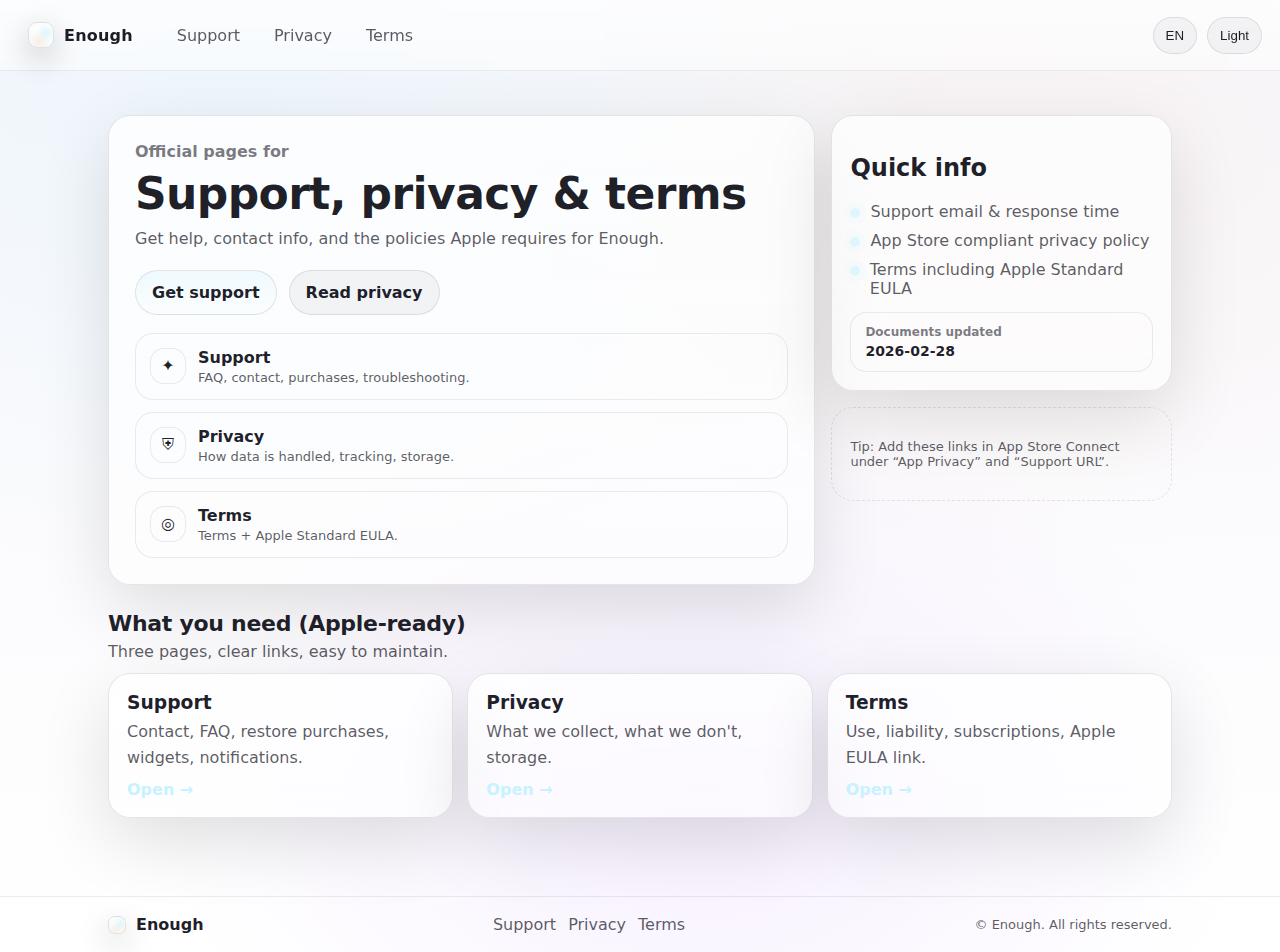
<file: index.html>
<!doctype html>
<html lang="sv" data-theme="dark">
<head>
  <meta charset="utf-8" />
  <meta name="viewport" content="width=device-width,initial-scale=1" />
  <title>Enough — Support, Privacy & Terms</title>
  <meta name="description" content="Enough: Support, integritetspolicy och villkor. Kontakta oss, få hjälp och läs hur vi hanterar data." />
  <meta name="theme-color" content="#0b0b10" />

  <!-- Open Graph -->
  <meta property="og:title" content="Enough — Support, Privacy & Terms" />
  <meta property="og:description" content="Support, integritetspolicy och villkor för Enough." />
  <meta property="og:type" content="website" />
  <meta property="og:image" content="assets/og-image.svg" />

  <link rel="icon" href="assets/favicon.svg" type="image/svg+xml" />
  <link rel="stylesheet" href="assets/styles.css" />
  <script defer src="assets/app.js"></script>
</head>

<body>
  <header class="topbar">
    <a class="brand" href="index.html" aria-label="Enough home">
      <span class="brandMark"></span>
      <span class="brandText">Enough</span>
    </a>

    <nav class="nav">
      <a class="navLink" href="support.html" data-i18n="nav_support">Support</a>
      <a class="navLink" href="privacy.html" data-i18n="nav_privacy">Integritet</a>
      <a class="navLink" href="terms.html" data-i18n="nav_terms">Villkor</a>
    </nav>

    <div class="actions">
      <button class="chip" type="button" data-action="toggle-lang" aria-label="Change language">
        <span data-i18n="lang_label">SV</span>
      </button>
      <button class="chip" type="button" data-action="toggle-theme" aria-label="Toggle theme">
        <span data-i18n="theme_label">Mörkt</span>
      </button>
    </div>
  </header>

  <main class="container">
    <section class="hero">
      <div class="heroCard glass">
        <p class="kicker" data-i18n="home_kicker">Officiell sida för</p>
        <h1 data-i18n="home_title">Support, integritet & villkor</h1>
        <p class="lead" data-i18n="home_lead">
          Här hittar du hjälp, kontakt och policys som Apple kräver för appen Enough.
        </p>

        <div class="ctaRow">
          <a class="btn primary" href="support.html" data-i18n="home_cta_primary">Få support</a>
          <a class="btn secondary" href="privacy.html" data-i18n="home_cta_secondary">Läs integritet</a>
        </div>

        <div class="quickLinks">
          <a class="cardLink" href="support.html">
            <div class="cardIcon">✦</div>
            <div>
              <div class="cardTitle" data-i18n="home_card_support_title">Support</div>
              <div class="cardDesc" data-i18n="home_card_support_desc">Vanliga frågor, kontakt, återställning.</div>
            </div>
          </a>

          <a class="cardLink" href="privacy.html">
            <div class="cardIcon">⛨</div>
            <div>
              <div class="cardTitle" data-i18n="home_card_privacy_title">Integritet</div>
              <div class="cardDesc" data-i18n="home_card_privacy_desc">Hur data hanteras, spårning, lagring.</div>
            </div>
          </a>

          <a class="cardLink" href="terms.html">
            <div class="cardIcon">◎</div>
            <div>
              <div class="cardTitle" data-i18n="home_card_terms_title">Villkor</div>
              <div class="cardDesc" data-i18n="home_card_terms_desc">Användarvillkor + Apple Standard EULA.</div>
            </div>
          </a>
        </div>
      </div>

      <div class="heroAside">
        <div class="asideCard glass">
          <h2 data-i18n="home_aside_title">Snabb info</h2>
          <ul class="bullets">
            <li><span class="dot"></span><span data-i18n="home_aside_point1">Supportmail & svarstid</span></li>
            <li><span class="dot"></span><span data-i18n="home_aside_point2">Integritetspolicy enligt App Store-krav</span></li>
            <li><span class="dot"></span><span data-i18n="home_aside_point3">Villkor inklusive Apple Standard EULA</span></li>
          </ul>

          <div class="mini">
            <div class="miniLabel" data-i18n="home_aside_version_label">Dokument uppdaterade</div>
            <div class="miniValue" id="docDate">2026-02-28</div>
          </div>
        </div>

        <div class="asideCard subtle">
          <p class="small" data-i18n="home_aside_note">
            Tips: Lägg dessa länkar i App Store Connect under “App Privacy” och “Support URL”.
          </p>
        </div>
      </div>
    </section>

    <section class="section">
      <div class="sectionHead">
        <h2 data-i18n="home_section_title">Det du behöver (Apple-klart)</h2>
        <p data-i18n="home_section_lead">Tre sidor, tydliga länkar, enkel att hålla uppdaterad.</p>
      </div>

      <div class="grid3">
        <div class="tile glass">
          <h3 data-i18n="home_tile1_title">Support</h3>
          <p data-i18n="home_tile1_body">Kontakt, FAQ, återställning av köp, widgets, notiser.</p>
          <a class="inlineLink" href="support.html" data-i18n="home_tile_link">Öppna →</a>
        </div>
        <div class="tile glass">
          <h3 data-i18n="home_tile2_title">Integritet</h3>
          <p data-i18n="home_tile2_body">Vad som samlas in, vad som inte samlas in, lagring.</p>
          <a class="inlineLink" href="privacy.html" data-i18n="home_tile_link">Öppna →</a>
        </div>
        <div class="tile glass">
          <h3 data-i18n="home_tile3_title">Villkor</h3>
          <p data-i18n="home_tile3_body">Användning, ansvar, abonnemang, Apple EULA-länk.</p>
          <a class="inlineLink" href="terms.html" data-i18n="home_tile_link">Öppna →</a>
        </div>
      </div>
    </section>
  </main>

  <footer class="footer">
    <div class="footerInner">
      <div class="footerBrand">
        <span class="brandMark small"></span>
        <span>Enough</span>
      </div>

      <div class="footerLinks">
        <a href="support.html" data-i18n="nav_support">Support</a>
        <a href="privacy.html" data-i18n="nav_privacy">Integritet</a>
        <a href="terms.html" data-i18n="nav_terms">Villkor</a>
      </div>

      <div class="footerMeta">
        <span class="muted" data-i18n="footer_note">© Enough. Alla rättigheter förbehållna.</span>
      </div>
    </div>
  </footer>
</body>
</html>
</file>
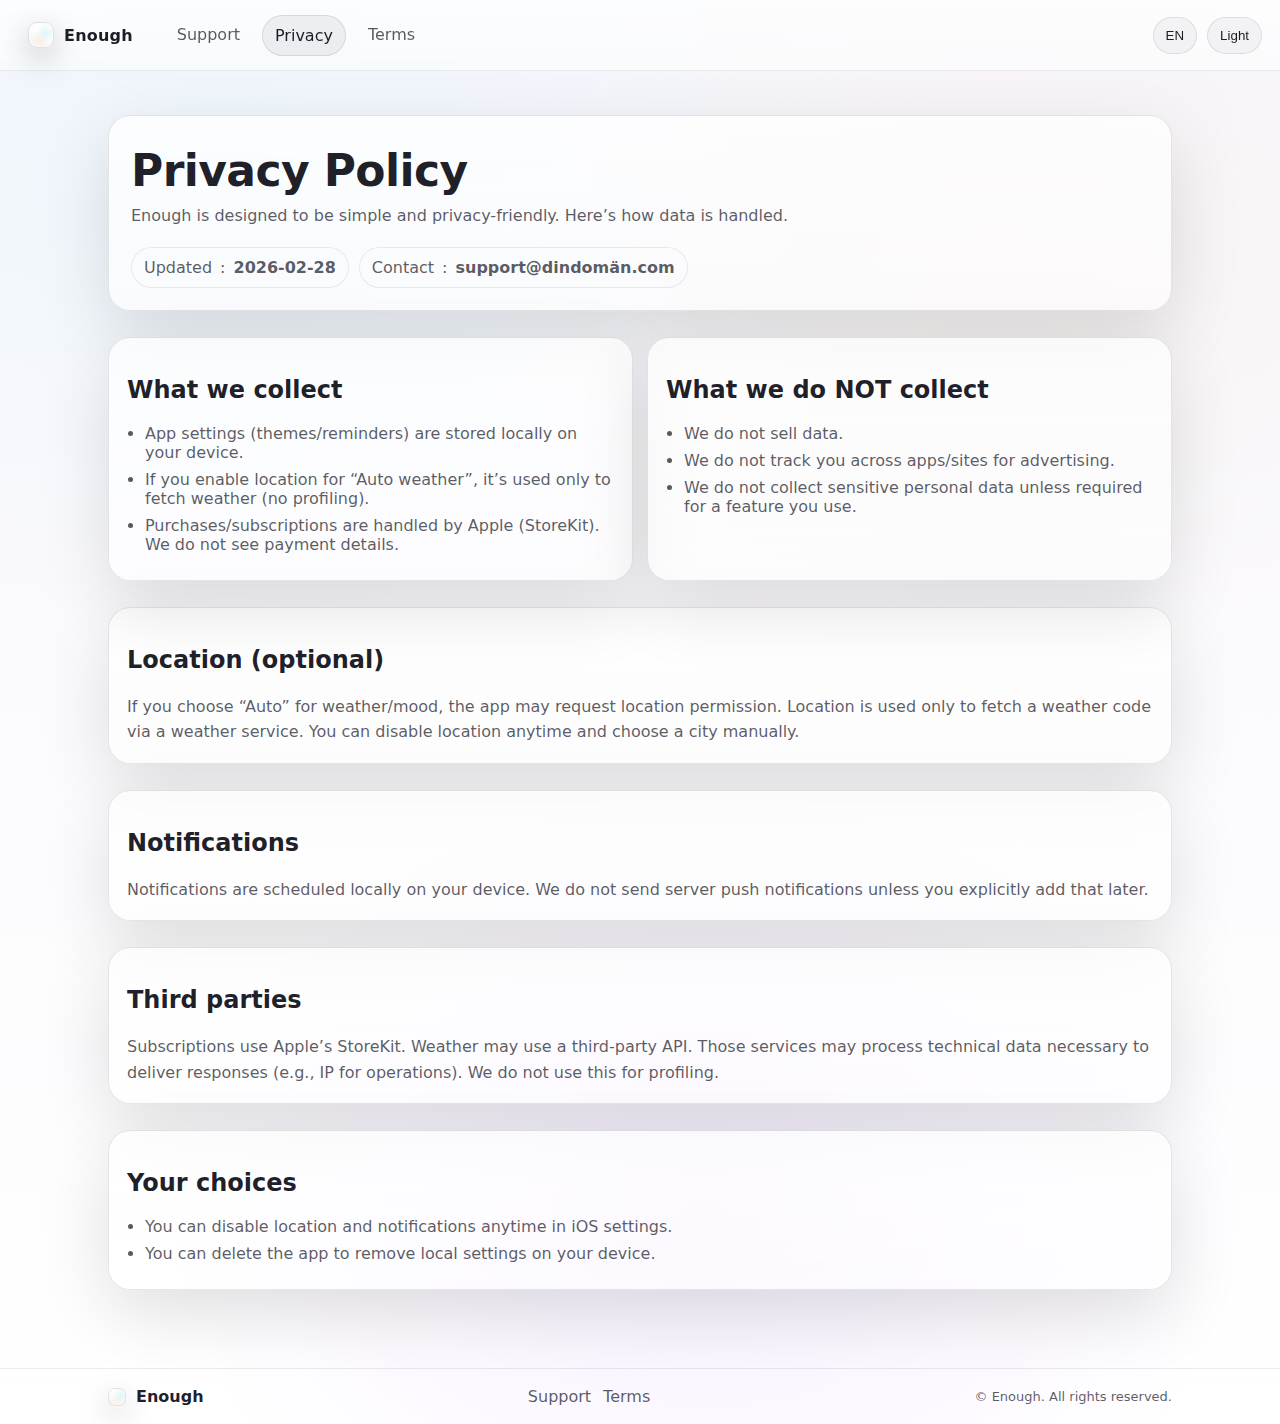
<file: privacy.html>
<!doctype html>
<html lang="sv" data-theme="dark">
<head>
  <meta charset="utf-8" />
  <meta name="viewport" content="width=device-width,initial-scale=1" />
  <title>Enough — Integritet</title>
  <meta name="description" content="Integritetspolicy för Enough. Hur vi hanterar data, notiser, plats och abonnemang." />
  <link rel="icon" href="assets/favicon.svg" type="image/svg+xml" />
  <link rel="stylesheet" href="assets/styles.css" />
  <script defer src="assets/app.js"></script>
</head>
<body>
  <header class="topbar">
    <a class="brand" href="index.html"><span class="brandMark"></span><span class="brandText">Enough</span></a>
    <nav class="nav">
      <a class="navLink" href="support.html" data-i18n="nav_support">Support</a>
      <a class="navLink active" href="privacy.html" data-i18n="nav_privacy">Integritet</a>
      <a class="navLink" href="terms.html" data-i18n="nav_terms">Villkor</a>
    </nav>
    <div class="actions">
      <button class="chip" type="button" data-action="toggle-lang"><span data-i18n="lang_label">SV</span></button>
      <button class="chip" type="button" data-action="toggle-theme"><span data-i18n="theme_label">Mörkt</span></button>
    </div>
  </header>

  <main class="container">
    <section class="pageHead glass">
      <h1 data-i18n="privacy_title">Integritetspolicy</h1>
      <p class="lead" data-i18n="privacy_lead">
        Enough är byggd för att vara enkel och integritetsvänlig. Här förklarar vi hur data hanteras.
      </p>
      <div class="metaRow">
        <span class="pill"><span data-i18n="doc_updated">Uppdaterad</span>: <strong>2026-02-28</strong></span>
        <span class="pill"><span data-i18n="doc_contact">Kontakt</span>: <strong>support@dindomän.com</strong></span>
      </div>
    </section>

    <section class="section">
      <div class="grid2">
        <div class="tile glass">
          <h2 data-i18n="privacy_collect_title">Vad vi samlar in</h2>
          <ul class="list">
            <li data-i18n="privacy_collect_1">App-inställningar (t.ex. valda teman/påminnelser) lagras lokalt på enheten.</li>
            <li data-i18n="privacy_collect_2">Om du aktiverar plats för “Auto-väder”, används plats endast för att hämta väder (ingen profilering).</li>
            <li data-i18n="privacy_collect_3">Köp/abonnemang hanteras av Apple (StoreKit). Vi ser inte dina betalningsuppgifter.</li>
          </ul>
        </div>

        <div class="tile glass">
          <h2 data-i18n="privacy_not_collect_title">Vad vi INTE samlar in</h2>
          <ul class="list">
            <li data-i18n="privacy_not_collect_1">Vi säljer inte data.</li>
            <li data-i18n="privacy_not_collect_2">Vi spårar inte dig över appar/webbplatser för annonsering.</li>
            <li data-i18n="privacy_not_collect_3">Vi samlar inte in känsliga personuppgifter för funktionalitet som inte kräver det.</li>
          </ul>
        </div>
      </div>
    </section>

    <section class="section">
      <div class="tile glass">
        <h2 data-i18n="privacy_location_title">Plats (valfritt)</h2>
        <p data-i18n="privacy_location_body">
          Om du väljer “Auto” för väder/mood kan appen begära platsåtkomst. Platsen används endast för att hämta aktuell väderkod
          via en vädertjänst. Du kan när som helst stänga av plats i iOS-inställningar och välja en stad manuellt.
        </p>
      </div>
    </section>

    <section class="section">
      <div class="tile glass">
        <h2 data-i18n="privacy_notifications_title">Notiser</h2>
        <p data-i18n="privacy_notifications_body">
          Notiser schemaläggs lokalt på din enhet. Vi skickar inte push-notiser från server om du inte uttryckligen bygger in det senare.
        </p>
      </div>
    </section>

    <section class="section">
      <div class="tile glass">
        <h2 data-i18n="privacy_third_party_title">Tredje parter</h2>
        <p data-i18n="privacy_third_party_body">
          För abonnemang används Apples StoreKit. För väder kan en extern väder-API användas. Dessa tjänster kan behandla tekniska data
          som krävs för att leverera svaret (t.ex. IP-adress enligt deras drift). Vi använder inte detta för profilering.
        </p>
      </div>
    </section>

    <section class="section">
      <div class="tile glass">
        <h2 data-i18n="privacy_rights_title">Dina val</h2>
        <ul class="list">
          <li data-i18n="privacy_rights_1">Du kan stänga av plats och notiser när som helst i iOS-inställningar.</li>
          <li data-i18n="privacy_rights_2">Du kan ta bort appen för att radera lokala inställningar på enheten.</li>
        </ul>
      </div>
    </section>
  </main>

  <footer class="footer">
    <div class="footerInner">
      <div class="footerBrand"><span class="brandMark small"></span><span>Enough</span></div>
      <div class="footerLinks">
        <a href="support.html" data-i18n="nav_support">Support</a>
        <a href="terms.html" data-i18n="nav_terms">Villkor</a>
      </div>
      <div class="footerMeta"><span class="muted" data-i18n="footer_note">© Enough. Alla rättigheter förbehållna.</span></div>
    </div>
  </footer>
</body>
</html>
</file>
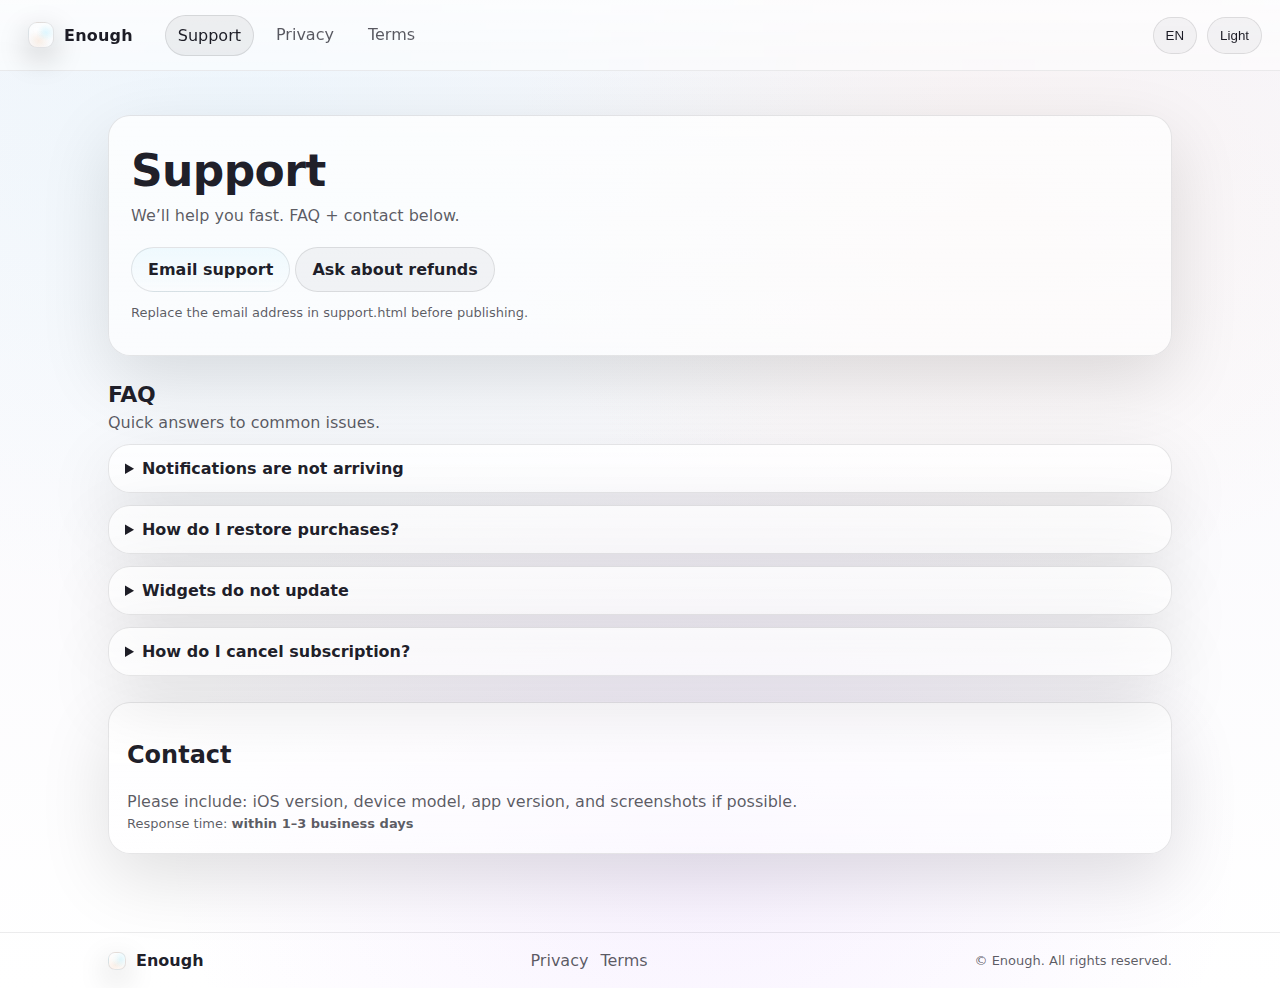
<file: support.html>
<!doctype html>
<html lang="sv" data-theme="dark">
<head>
  <meta charset="utf-8" />
  <meta name="viewport" content="width=device-width,initial-scale=1" />
  <title>Enough — Support</title>
  <meta name="description" content="Support för Enough. Kontakta oss, FAQ och hjälp för notiser, widgets och premium." />
  <link rel="icon" href="assets/favicon.svg" type="image/svg+xml" />
  <link rel="stylesheet" href="assets/styles.css" />
  <script defer src="assets/app.js"></script>
</head>
<body>
  <header class="topbar">
    <a class="brand" href="index.html"><span class="brandMark"></span><span class="brandText">Enough</span></a>
    <nav class="nav">
      <a class="navLink active" href="support.html" data-i18n="nav_support">Support</a>
      <a class="navLink" href="privacy.html" data-i18n="nav_privacy">Integritet</a>
      <a class="navLink" href="terms.html" data-i18n="nav_terms">Villkor</a>
    </nav>
    <div class="actions">
      <button class="chip" type="button" data-action="toggle-lang"><span data-i18n="lang_label">SV</span></button>
      <button class="chip" type="button" data-action="toggle-theme"><span data-i18n="theme_label">Mörkt</span></button>
    </div>
  </header>

  <main class="container">
    <section class="pageHead glass">
      <h1 data-i18n="support_title">Support</h1>
      <p class="lead" data-i18n="support_lead">Vi hjälper dig snabbt. Här finns FAQ + kontakt.</p>

      <div class="contactRow">
        <a class="btn primary" href="mailto:support@dindomän.com?subject=Enough%20Support" data-i18n="support_cta_email">
          Mejla support
        </a>
        <a class="btn secondary" href="mailto:support@dindomän.com?subject=Refund%20Request%20(Enough)" data-i18n="support_cta_refund">
          Fråga om återbetalning
        </a>
      </div>

      <p class="small muted" data-i18n="support_email_note">
        Byt e-postadressen i filen support.html innan du publicerar.
      </p>
    </section>

    <section class="section">
      <div class="sectionHead">
        <h2 data-i18n="support_faq_title">Vanliga frågor</h2>
        <p data-i18n="support_faq_lead">Snabba svar på det vanligaste.</p>
      </div>

      <div class="accordion">
        <details class="glass">
          <summary data-i18n="support_q1">Notiser kommer inte</summary>
          <div class="answer" data-i18n="support_a1">
            Kontrollera i iOS-inställningar att notiser är aktiverade för Enough. Öppna appen och välj tider i Påminnelser.
          </div>
        </details>

        <details class="glass">
          <summary data-i18n="support_q2">Hur återställer jag köp?</summary>
          <div class="answer" data-i18n="support_a2">
            På paywall-sidan: tryck “Återställ”. Du måste vara inloggad med samma Apple-ID som köpet gjordes med.
          </div>
        </details>

        <details class="glass">
          <summary data-i18n="support_q3">Widgets uppdateras inte</summary>
          <div class="answer" data-i18n="support_a3">
            Prova att öppna appen en gång, byt affirmation och vänta någon minut. Du kan även ta bort och lägga till widgeten igen.
          </div>
        </details>

        <details class="glass">
          <summary data-i18n="support_q4">Hur säger jag upp abonnemang?</summary>
          <div class="answer" data-i18n="support_a4">
            Abonnemang hanteras via Apple. Gå till Inställningar → Apple-ID → Abonnemang och välj Enough.
          </div>
        </details>
      </div>
    </section>

    <section class="section">
      <div class="tile glass">
        <h2 data-i18n="support_contact_title">Kontakt</h2>
        <p data-i18n="support_contact_body">
          Skicka gärna med: iOS-version, modell, appversion och en skärmbild om det går.
        </p>
        <p class="muted small">
          <span data-i18n="support_contact_sla">Svarstid:</span>
          <strong data-i18n="support_contact_sla_value">inom 1–3 arbetsdagar</strong>
        </p>
      </div>
    </section>
  </main>

  <footer class="footer">
    <div class="footerInner">
      <div class="footerBrand"><span class="brandMark small"></span><span>Enough</span></div>
      <div class="footerLinks">
        <a href="privacy.html" data-i18n="nav_privacy">Integritet</a>
        <a href="terms.html" data-i18n="nav_terms">Villkor</a>
      </div>
      <div class="footerMeta"><span class="muted" data-i18n="footer_note">© Enough. Alla rättigheter förbehållna.</span></div>
    </div>
  </footer>
</body>
</html>
</file>
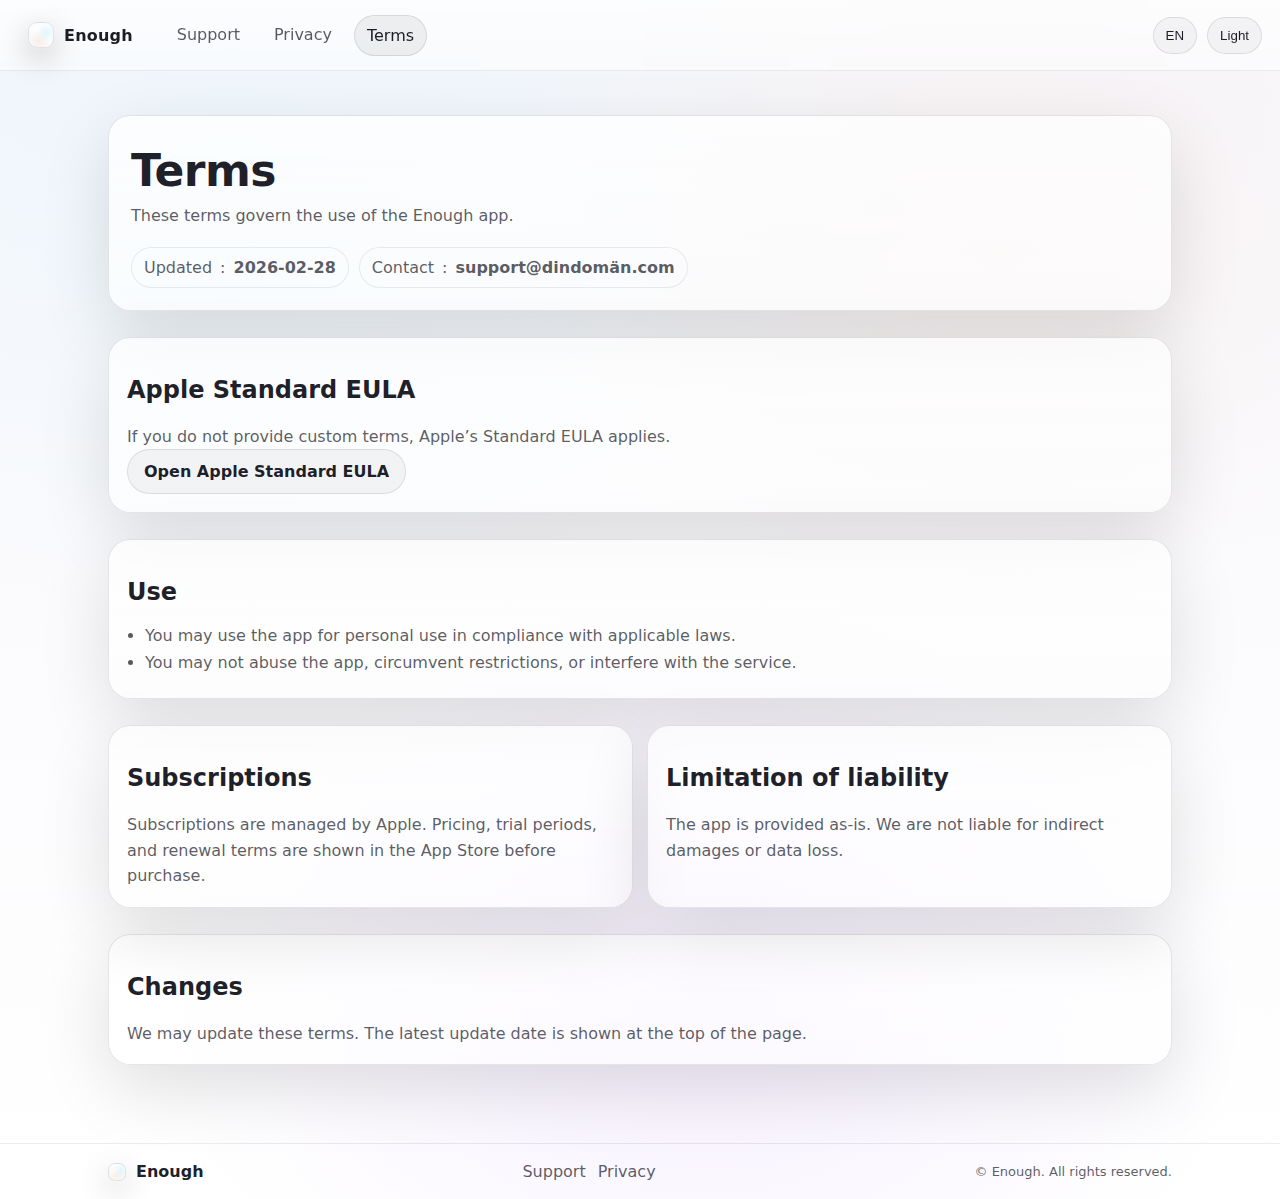
<file: terms.html>
<!doctype html>
<html lang="sv" data-theme="dark">
<head>
  <meta charset="utf-8" />
  <meta name="viewport" content="width=device-width,initial-scale=1" />
  <title>Enough — Villkor</title>
  <meta name="description" content="Villkor för Enough inklusive Apple Standard EULA." />
  <link rel="icon" href="assets/favicon.svg" type="image/svg+xml" />
  <link rel="stylesheet" href="assets/styles.css" />
  <script defer src="assets/app.js"></script>
</head>
<body>
  <header class="topbar">
    <a class="brand" href="index.html"><span class="brandMark"></span><span class="brandText">Enough</span></a>
    <nav class="nav">
      <a class="navLink" href="support.html" data-i18n="nav_support">Support</a>
      <a class="navLink" href="privacy.html" data-i18n="nav_privacy">Integritet</a>
      <a class="navLink active" href="terms.html" data-i18n="nav_terms">Villkor</a>
    </nav>
    <div class="actions">
      <button class="chip" type="button" data-action="toggle-lang"><span data-i18n="lang_label">SV</span></button>
      <button class="chip" type="button" data-action="toggle-theme"><span data-i18n="theme_label">Mörkt</span></button>
    </div>
  </header>

  <main class="container">
    <section class="pageHead glass">
      <h1 data-i18n="terms_title">Villkor</h1>
      <p class="lead" data-i18n="terms_lead">Dessa villkor reglerar användningen av appen Enough.</p>
      <div class="metaRow">
        <span class="pill"><span data-i18n="doc_updated">Uppdaterad</span>: <strong>2026-02-28</strong></span>
        <span class="pill"><span data-i18n="doc_contact">Kontakt</span>: <strong>support@dindomän.com</strong></span>
      </div>
    </section>

    <section class="section">
      <div class="tile glass">
        <h2 data-i18n="terms_eula_title">Apple Standard EULA</h2>
        <p data-i18n="terms_eula_body">
          Om du inte tillhandahåller egna, anpassade villkor gäller Apples Standard EULA.
        </p>
        <a class="btn secondary" href="https://www.apple.com/legal/internet-services/itunes/dev/stdeula/" target="_blank" rel="noopener">
          <span data-i18n="terms_eula_link">Öppna Apple Standard EULA</span>
        </a>
      </div>
    </section>

    <section class="section">
      <div class="tile glass">
        <h2 data-i18n="terms_use_title">Användning</h2>
        <ul class="list">
          <li data-i18n="terms_use_1">Du får använda appen för personligt bruk enligt tillämpliga lagar.</li>
          <li data-i18n="terms_use_2">Du får inte missbruka appen, försöka kringgå begränsningar eller störa tjänsten.</li>
        </ul>
      </div>
    </section>

    <section class="section">
      <div class="grid2">
        <div class="tile glass">
          <h2 data-i18n="terms_sub_title">Abonnemang</h2>
          <p data-i18n="terms_sub_body">
            Abonnemang hanteras av Apple. Priser, provperioder och förnyelsevillkor visas i App Store innan köp.
          </p>
        </div>
        <div class="tile glass">
          <h2 data-i18n="terms_liability_title">Ansvarsbegränsning</h2>
          <p data-i18n="terms_liability_body">
            Appen tillhandahålls i befintligt skick. Vi ansvarar inte för indirekta skador eller förlust av data.
          </p>
        </div>
      </div>
    </section>

    <section class="section">
      <div class="tile glass">
        <h2 data-i18n="terms_changes_title">Ändringar</h2>
        <p data-i18n="terms_changes_body">
          Vi kan uppdatera dessa villkor. Datum för senaste uppdatering visas högst upp på sidan.
        </p>
      </div>
    </section>
  </main>

  <footer class="footer">
    <div class="footerInner">
      <div class="footerBrand"><span class="brandMark small"></span><span>Enough</span></div>
      <div class="footerLinks">
        <a href="support.html" data-i18n="nav_support">Support</a>
        <a href="privacy.html" data-i18n="nav_privacy">Integritet</a>
      </div>
      <div class="footerMeta"><span class="muted" data-i18n="footer_note">© Enough. Alla rättigheter förbehållna.</span></div>
    </div>
  </footer>
</body>
</html>
</file>
<file: assets/styles.css>
:root{
  --bg0:#07070c;
  --bg1:#0b0b10;
  --card:rgba(255,255,255,.08);
  --card2:rgba(255,255,255,.06);
  --stroke:rgba(255,255,255,.12);
  --stroke2:rgba(255,255,255,.10);
  --text:rgba(255,255,255,.92);
  --muted:rgba(255,255,255,.68);
  --muted2:rgba(255,255,255,.55);
  --accent:#c7f2ff;
  --accent2:#f7d9c3;
  --shadow: 0 24px 70px rgba(0,0,0,.45);
  --radius: 22px;
  --max: 1100px;
  --font: ui-sans-serif, system-ui, -apple-system, Segoe UI, Roboto, Helvetica, Arial, "Apple Color Emoji","Segoe UI Emoji";
}

html[data-theme="light"]{
  --bg0:#f7f6fb;
  --bg1:#ffffff;
  --card:rgba(10,10,20,.06);
  --card2:rgba(10,10,20,.04);
  --stroke:rgba(10,10,20,.10);
  --stroke2:rgba(10,10,20,.08);
  --text:rgba(10,10,20,.92);
  --muted:rgba(10,10,20,.68);
  --muted2:rgba(10,10,20,.55);
  --shadow: 0 24px 70px rgba(0,0,0,.12);
}

*{box-sizing:border-box}
body{
  margin:0;
  font-family:var(--font);
  color:var(--text);
  background:
    radial-gradient(1200px 800px at 18% 12%, rgba(199,242,255,.20), transparent 60%),
    radial-gradient(900px 700px at 78% 20%, rgba(247,217,195,.16), transparent 55%),
    radial-gradient(900px 700px at 55% 85%, rgba(186,123,255,.10), transparent 60%),
    linear-gradient(180deg, var(--bg0), var(--bg1));
  min-height:100vh;
}

a{color:inherit; text-decoration:none}
.container{max-width:var(--max); margin:0 auto; padding:28px 18px 56px}

.topbar{
  position:sticky; top:0; z-index:20;
  display:flex; align-items:center; gap:16px;
  padding:14px 18px;
  backdrop-filter: blur(18px);
  -webkit-backdrop-filter: blur(18px);
  background: linear-gradient(180deg, rgba(0,0,0,.40), rgba(0,0,0,.10));
  border-bottom:1px solid var(--stroke2);
}
html[data-theme="light"] .topbar{
  background: linear-gradient(180deg, rgba(255,255,255,.75), rgba(255,255,255,.50));
}

.brand{display:flex; align-items:center; gap:10px; padding:8px 10px; border-radius:999px}
.brand:hover{background:var(--card2)}
.brandMark{
  width:26px; height:26px; border-radius:9px;
  background:
    radial-gradient(12px 12px at 30% 30%, rgba(255,255,255,.55), transparent 60%),
    radial-gradient(16px 14px at 70% 40%, rgba(199,242,255,.55), transparent 60%),
    radial-gradient(18px 18px at 40% 75%, rgba(247,217,195,.40), transparent 65%),
    linear-gradient(180deg, rgba(255,255,255,.16), rgba(255,255,255,.06));
  border:1px solid var(--stroke);
  box-shadow: 0 10px 30px rgba(0,0,0,.22);
}
.brandMark.small{width:18px; height:18px; border-radius:7px}
.brandText{font-weight:700; letter-spacing:.2px}

.nav{display:flex; gap:10px; margin-left:6px; flex:1}
.navLink{
  padding:10px 12px; border-radius:999px;
  color:var(--muted);
}
.navLink:hover{background:var(--card2); color:var(--text)}
.navLink.active{background:var(--card); border:1px solid var(--stroke); color:var(--text)}

.actions{display:flex; gap:10px}
.chip{
  border:1px solid var(--stroke);
  background:var(--card2);
  color:var(--text);
  padding:10px 12px;
  border-radius:999px;
  cursor:pointer;
  transition: transform .12s ease;
}
.chip:hover{transform: translateY(-1px)}
.chip:active{transform: translateY(0px)}

.glass{
  background: linear-gradient(180deg, rgba(255,255,255,.10), rgba(255,255,255,.06));
  border:1px solid var(--stroke);
  border-radius:var(--radius);
  box-shadow: var(--shadow);
}
html[data-theme="light"] .glass{
  background: linear-gradient(180deg, rgba(255,255,255,.75), rgba(255,255,255,.55));
}

.subtle{
  border-radius:var(--radius);
  padding:14px 16px;
  border:1px dashed var(--stroke);
  color:var(--muted);
  background:transparent;
}

.hero{display:grid; grid-template-columns: 1.35fr .65fr; gap:16px; margin-top:16px}
.heroCard{padding:26px}
.heroAside{display:flex; flex-direction:column; gap:16px}
.asideCard{padding:18px}
.kicker{margin:0; color:var(--muted2); font-weight:600}
h1{margin:10px 0 10px; font-size:44px; line-height:1.05; letter-spacing:-.6px}
.lead{margin:0 0 18px; color:var(--muted); font-size:16px; line-height:1.55}

.ctaRow{display:flex; gap:12px; flex-wrap:wrap; margin-top:10px}
.btn{
  display:inline-flex; align-items:center; justify-content:center;
  padding:12px 16px; border-radius:999px;
  border:1px solid var(--stroke);
  background:var(--card2);
  color:var(--text);
  font-weight:700;
}
.btn.primary{
  background: linear-gradient(180deg, rgba(199,242,255,.22), rgba(255,255,255,.08));
}
.btn.secondary:hover,.btn.primary:hover{transform: translateY(-1px)}
.btn.secondary{color:var(--text)}
.btn:active{transform: translateY(0px)}

.quickLinks{display:grid; grid-template-columns:1fr; gap:12px; margin-top:18px}
.cardLink{
  display:flex; gap:12px; padding:14px 14px;
  border-radius:18px; border:1px solid var(--stroke2);
  background:rgba(255,255,255,.05);
}
.cardLink:hover{background:rgba(255,255,255,.08)}
.cardIcon{width:36px;height:36px;border-radius:14px;display:grid;place-items:center;
  background:rgba(255,255,255,.08); border:1px solid var(--stroke2);
}
.cardTitle{font-weight:800}
.cardDesc{color:var(--muted); font-size:13px; margin-top:3px}

.section{margin-top:26px}
.sectionHead{margin-bottom:12px}
.sectionHead h2{margin:0; font-size:22px; letter-spacing:-.3px}
.sectionHead p{margin:6px 0 0; color:var(--muted)}

.grid3{display:grid; grid-template-columns: repeat(3, 1fr); gap:14px}
.grid2{display:grid; grid-template-columns: repeat(2, 1fr); gap:14px}
.tile{padding:18px}
.tile h3{margin:0 0 6px}
.tile p{margin:0; color:var(--muted); line-height:1.6}
.inlineLink{display:inline-block; margin-top:10px; color:var(--accent); font-weight:800}

.pageHead{padding:22px; margin-top:16px}
.metaRow{display:flex; gap:10px; flex-wrap:wrap; margin-top:12px}
.pill{
  display:inline-flex; gap:8px; align-items:center;
  padding:10px 12px;
  border-radius:999px;
  background:rgba(255,255,255,.06);
  border:1px solid var(--stroke2);
  color:var(--muted);
}

.accordion{display:grid; gap:12px}
details{padding:14px 16px}
summary{cursor:pointer; font-weight:800}
.answer{margin-top:10px; color:var(--muted); line-height:1.65}

.list{margin:12px 0 0; padding-left:18px; color:var(--muted)}
.list li{margin:8px 0}

.bullets{margin:12px 0 0; padding:0; list-style:none; display:grid; gap:10px}
.bullets li{display:flex; gap:10px; align-items:flex-start; color:var(--muted)}
.dot{width:10px; height:10px; border-radius:99px; margin-top:6px;
  background: rgba(199,242,255,.55);
  box-shadow: 0 0 0 6px rgba(199,242,255,.10);
}

.mini{margin-top:14px; padding:12px 14px; border-radius:16px; border:1px solid var(--stroke2); background:rgba(255,255,255,.04)}
.miniLabel{color:var(--muted2); font-size:12px; font-weight:700}
.miniValue{font-size:14px; font-weight:900; margin-top:4px}

.footer{border-top:1px solid var(--stroke2); margin-top:22px}
.footerInner{
  max-width:var(--max); margin:0 auto; padding:18px;
  display:flex; gap:14px; align-items:center; justify-content:space-between;
}
.footerBrand{display:flex; gap:10px; align-items:center; font-weight:800}
.footerLinks{display:flex; gap:12px; color:var(--muted)}
.footerLinks a:hover{color:var(--text)}
.footerMeta{color:var(--muted); font-size:13px}

.small{font-size:13px}
.muted{color:var(--muted)}

@media (max-width: 980px){
  .hero{grid-template-columns:1fr; }
  .grid3{grid-template-columns:1fr}
  .grid2{grid-template-columns:1fr}
  h1{font-size:38px}
  .nav{display:none}
}
</file>
